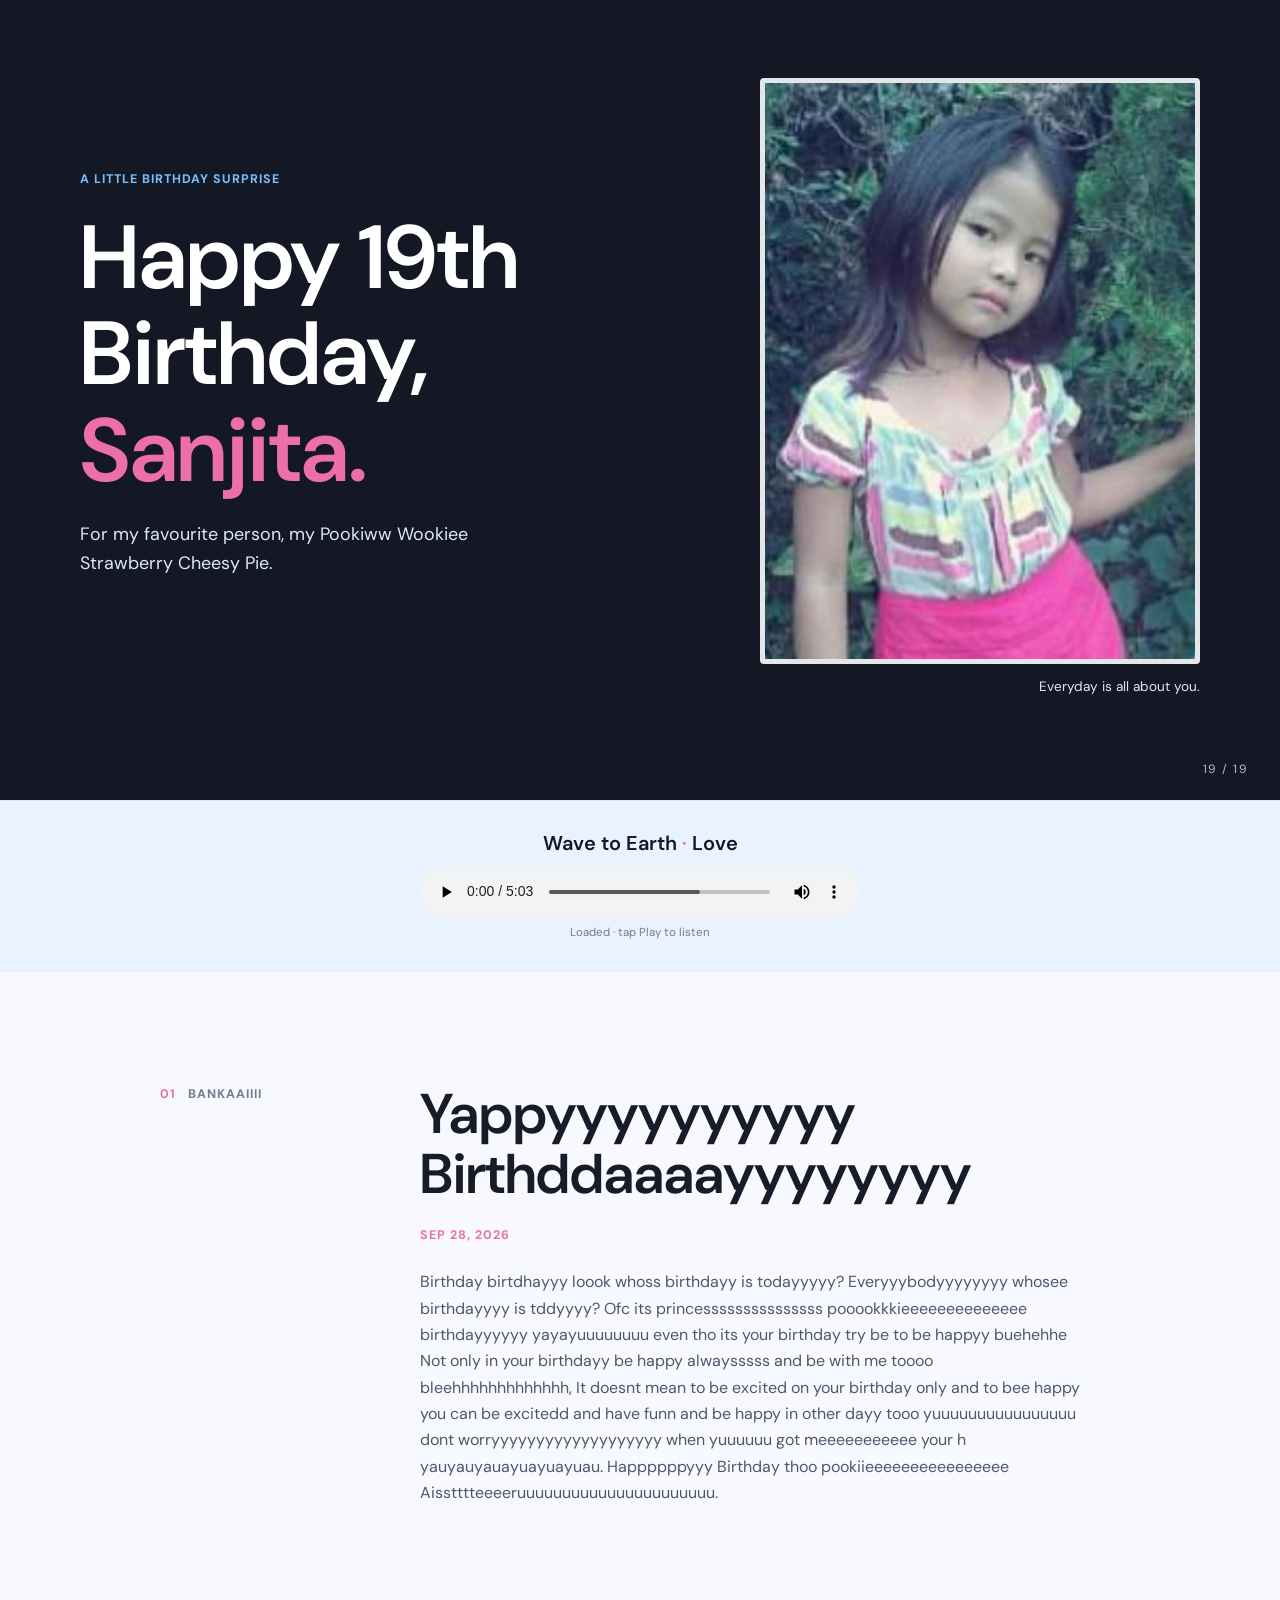
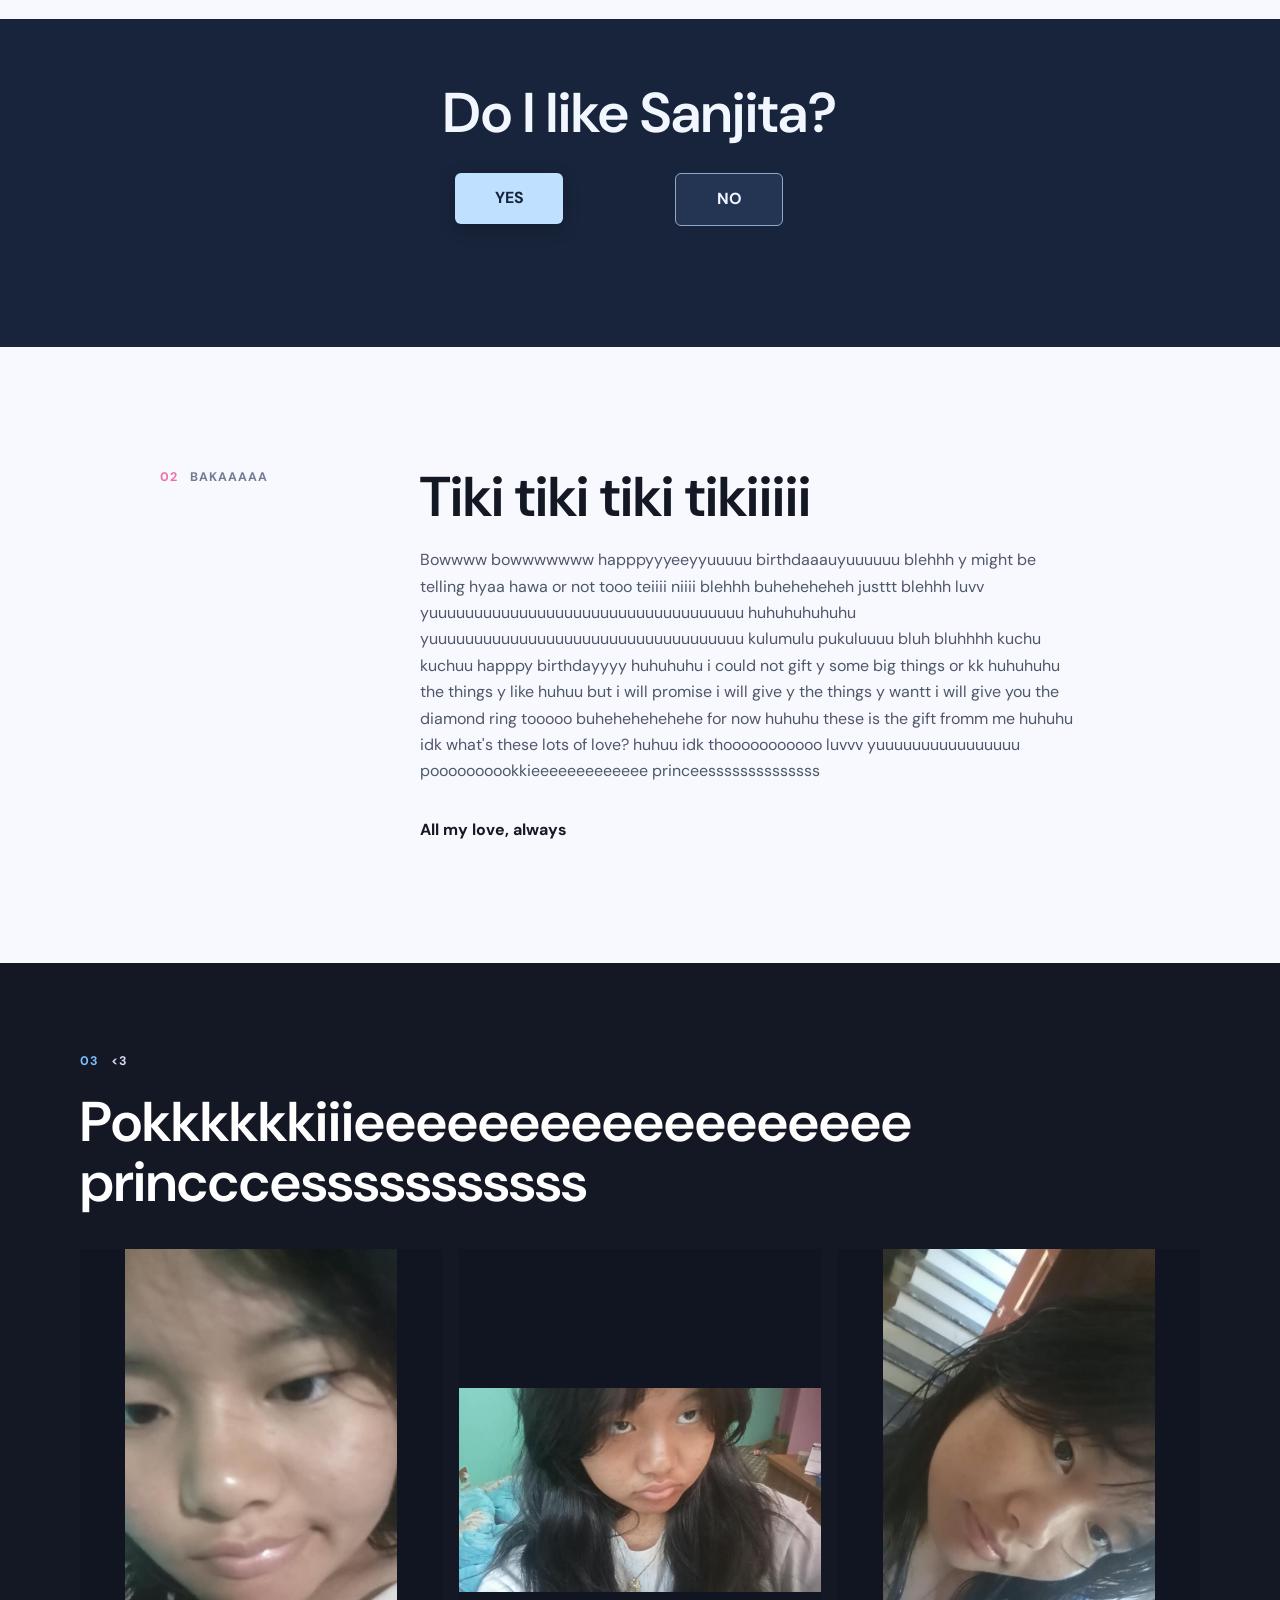
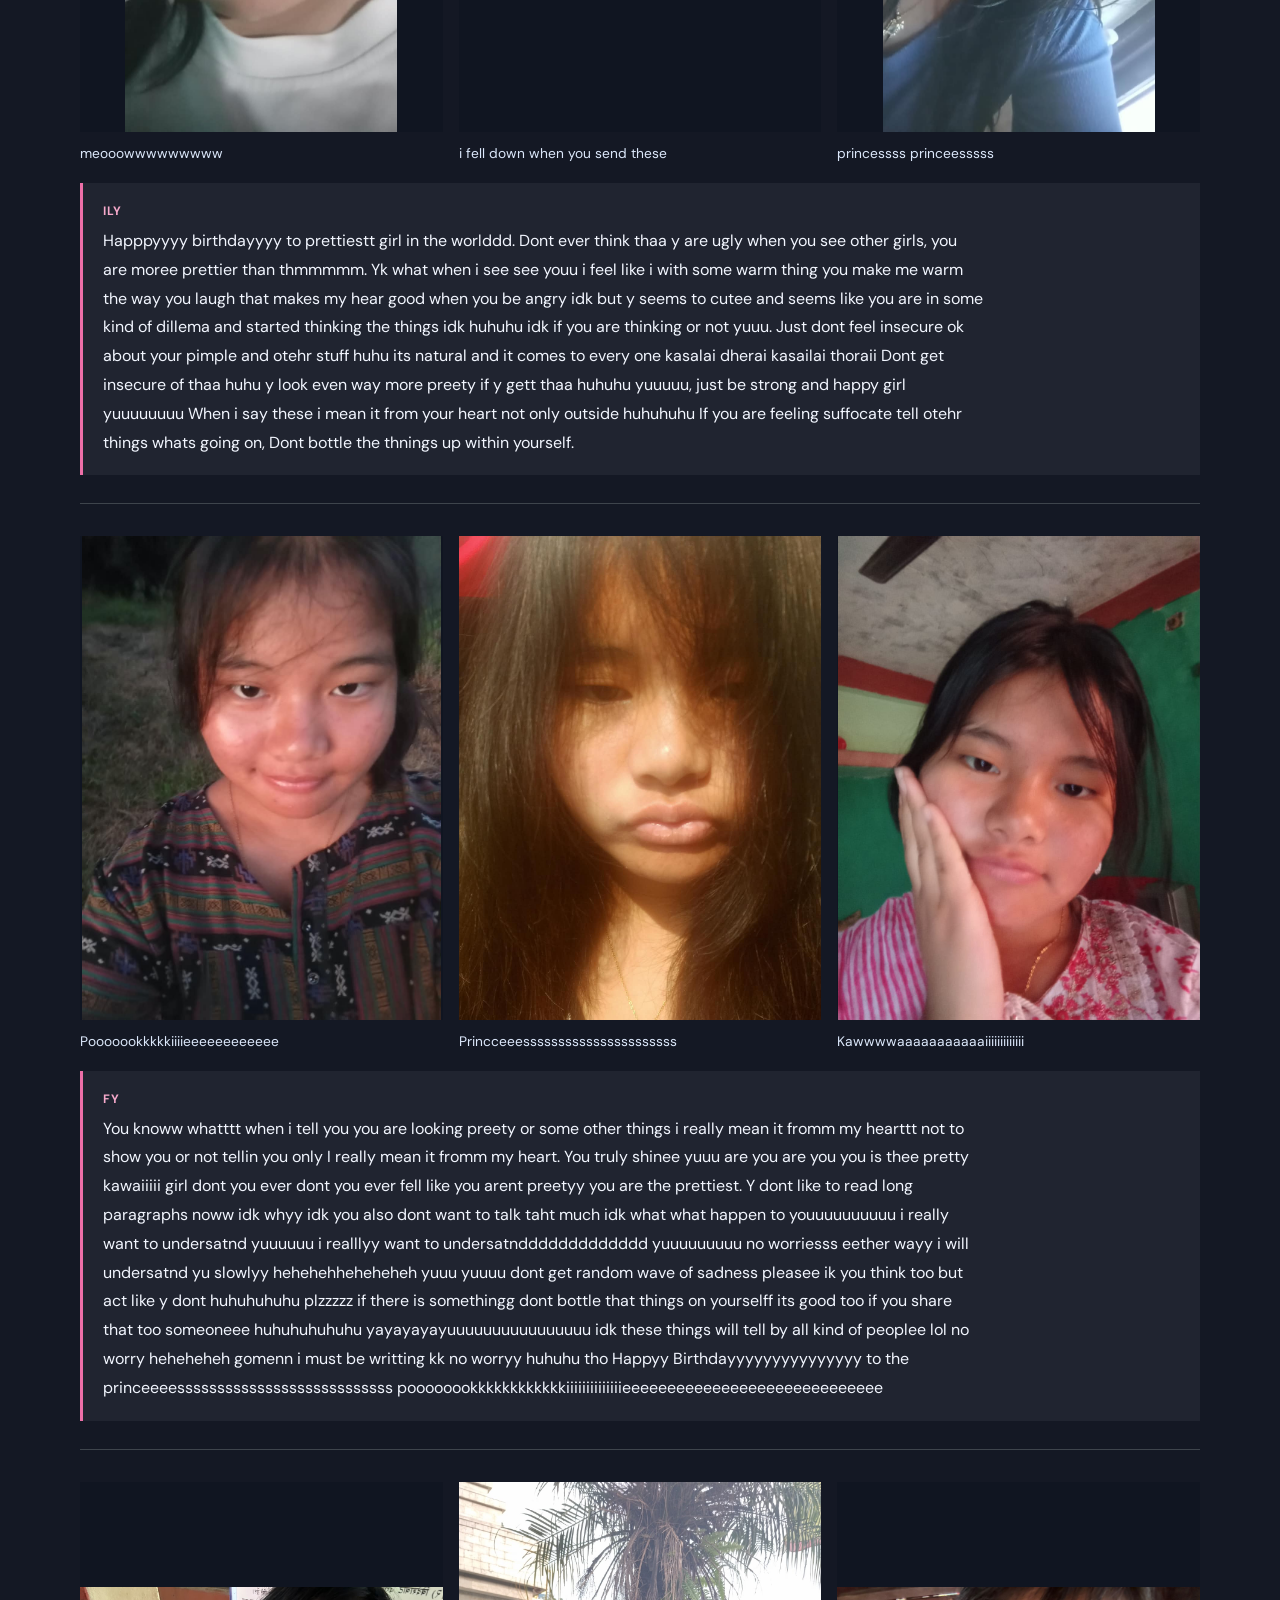
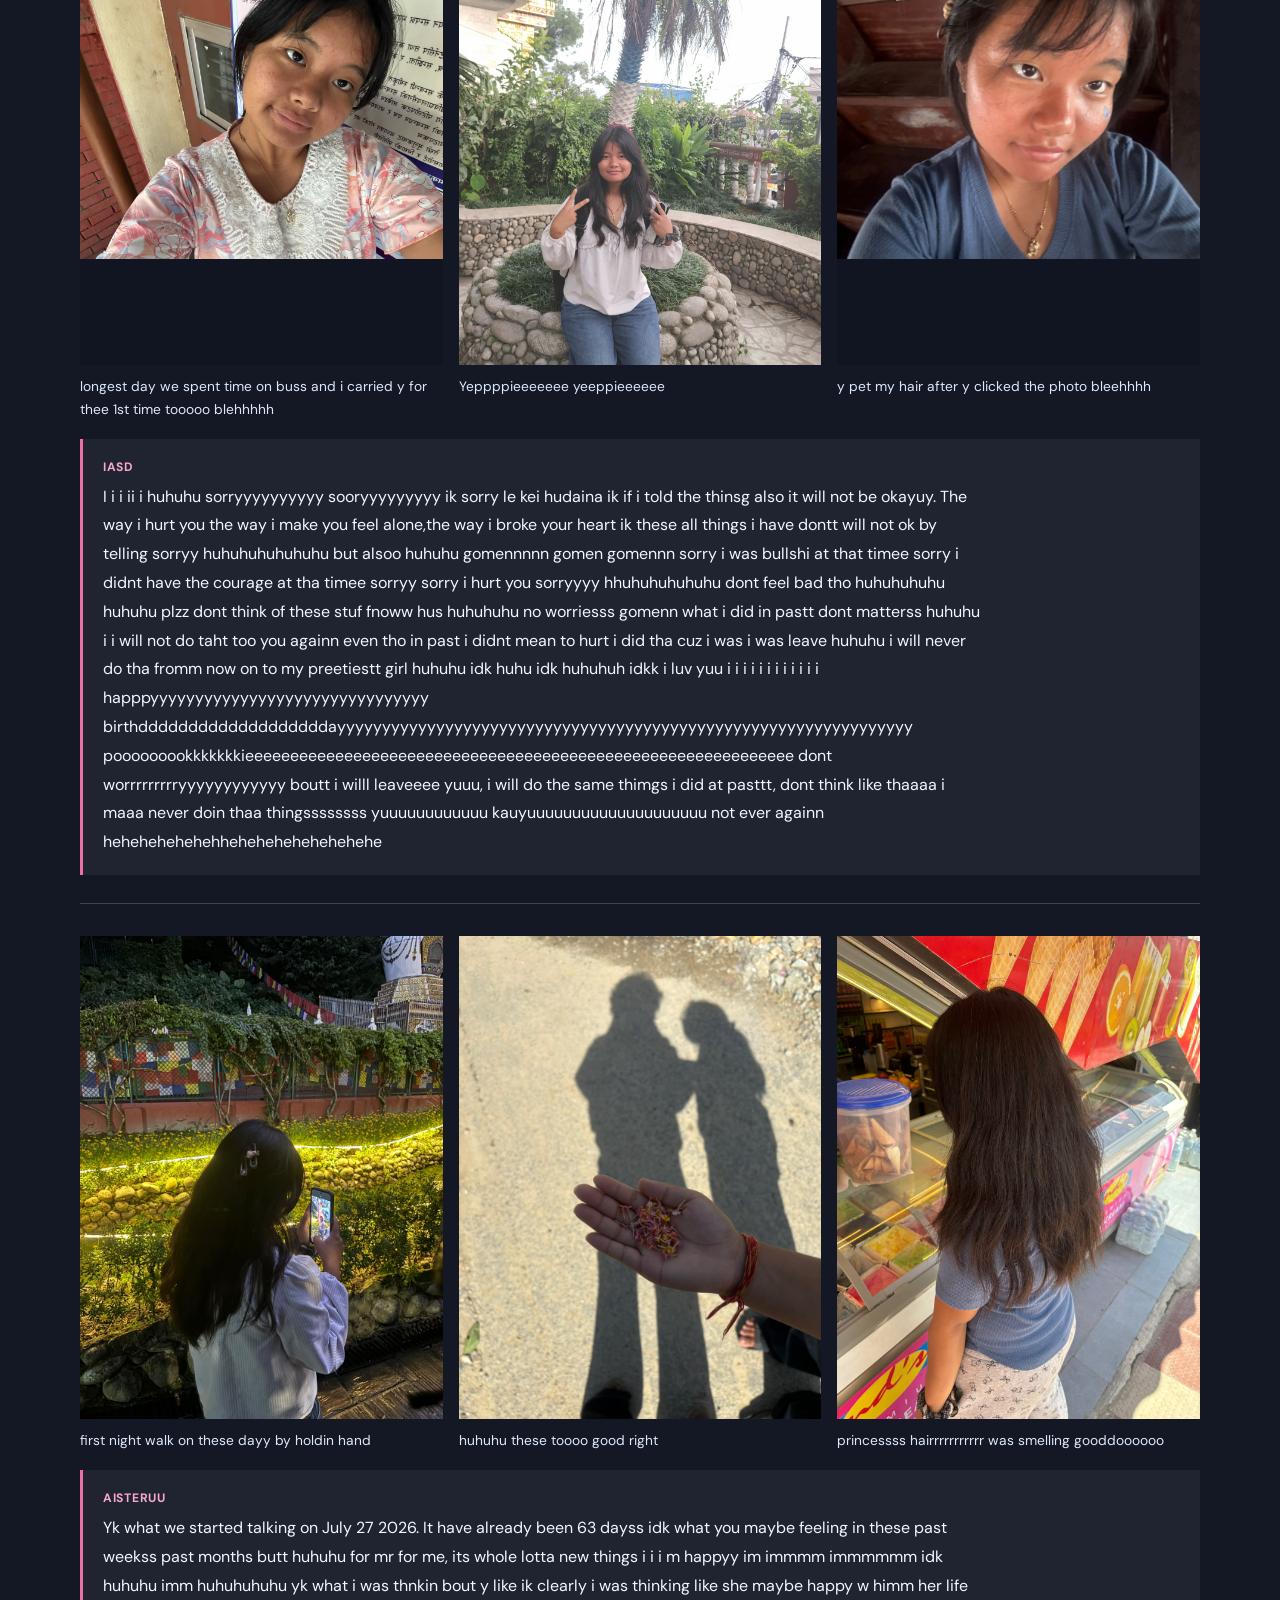
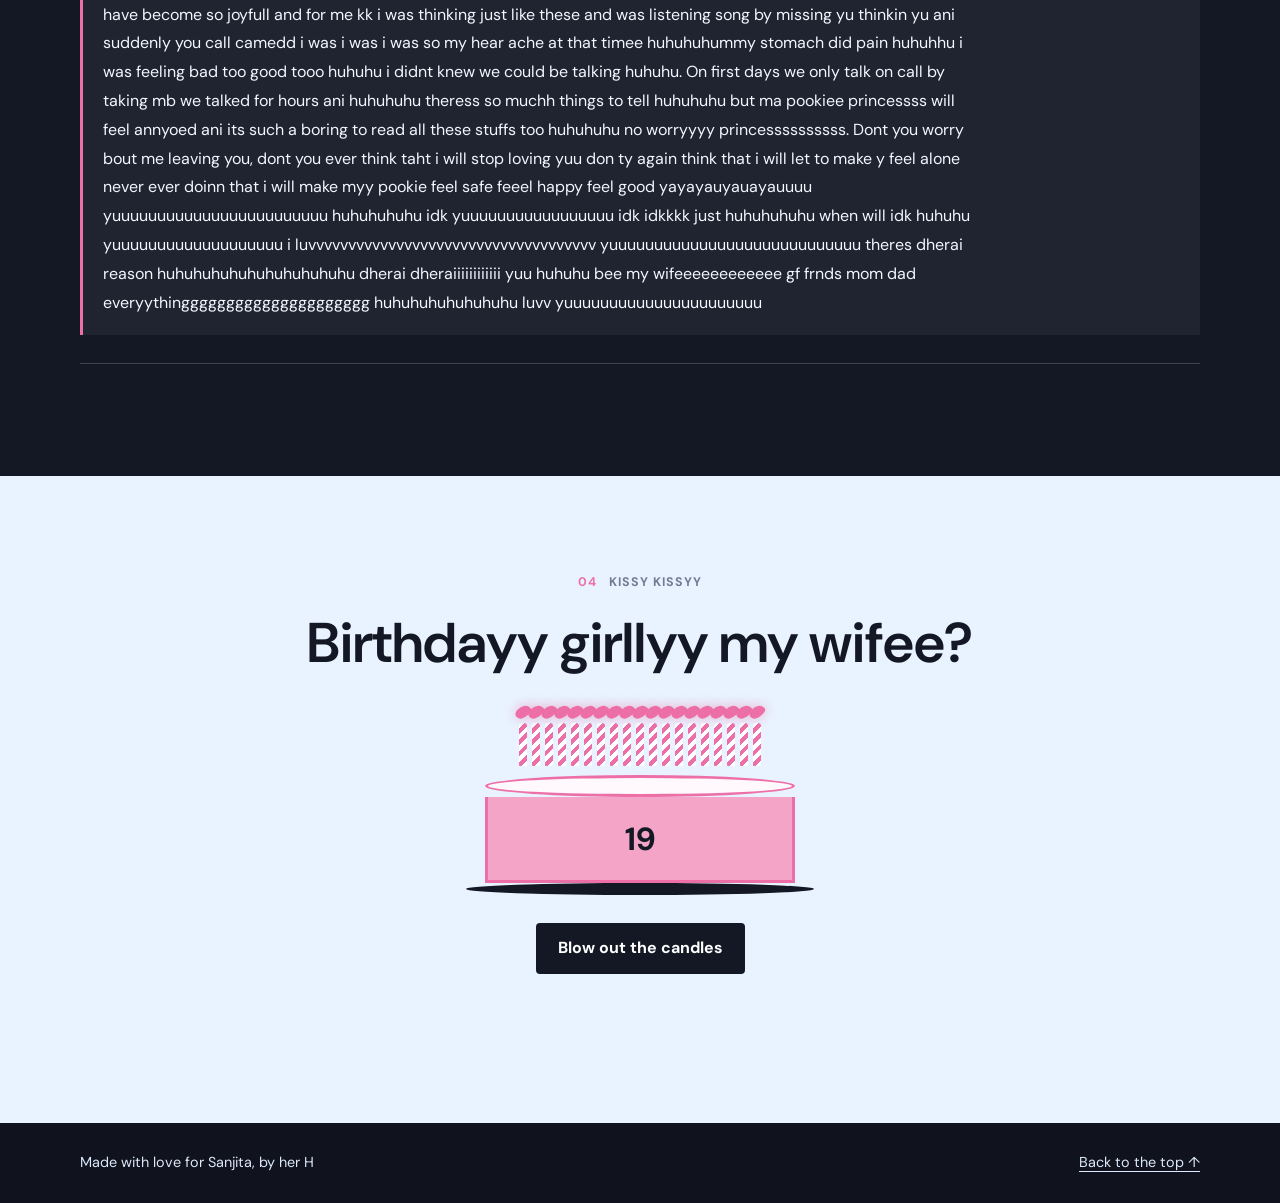
<file: index.html>
<!DOCTYPE html>
<html lang="en">

<head>
  <meta charset="UTF-8">
  <meta name="viewport" content="width=device-width, initial-scale=1">
  <meta name="theme-color" content="#183c35">
  <meta name="description" content="A birthday page made with love for Sanjita.">
  <title>Happy 19th Birthday, Sanjita!</title>
  <link rel="preconnect" href="https://fonts.googleapis.com">
  <link rel="preconnect" href="https://fonts.gstatic.com" crossorigin>
  <link href="https://fonts.googleapis.com/css2?family=DM+Sans:wght@400;500;600;700&display=swap" rel="stylesheet">
  <link rel="stylesheet" href="styles.css">
</head>

<body>
  <header class="hero" id="top">
    <div class="hero-inner">
      <div class="hero-copy">
        <p class="eyebrow">A little birthday surprise</p>
        <h1>Happy 19th<br>Birthday, <span>Sanjita.</span></h1>
        <p class="hero-message">For my favourite person, my Pookiww Wookiee Strawberry Cheesy Pie.</p>
        
      </div>
      <figure class="hero-portrait">
        <img src="cc.jpeg" alt="Sanjita on her birthday" fetchpriority="high">
        <figcaption>Everyday is all about you.</figcaption>
      </figure>
    </div>
    <span class="hero-index" aria-hidden="true">19 / 19</span>
  </header>

  <section class="song-section" aria-labelledby="song-title">
    <div class="song-inner">
      <p class="song-kicker"></p>
      <h2 id="song-title">Wave to Earth <span>·</span> Love</h2>
      <audio id="birthdaySong" controls loop autoplay preload="auto" aria-label="Play Wave to Earth Love on repeat">
        <source src="Wave%20to%20earth-Love.%20%5BxmGN40A6Xls%5D.mp3" type="audio/mpeg">
      </audio>
      <p class="music-status" id="musicStatus" aria-live="polite">luv yaaaa</p>
    </div>
  </section>

  <main>
    <section class="love-note section-shell" aria-labelledby="story-title">
      <div class="section-label"><span>01</span><span>Bankaaiiii</span></div>
      <div class="note-copy">
        <h2 id="story-title">Yappyyyyyyyyyy Birthddaaaayyyyyyyy</h2>
        <p class="date">Sep 28, 2026</p>
        <p>Birthday birtdhayyy loook whoss birthdayy is todayyyyy? Everyyybodyyyyyyyy whosee birthdayyyy is tddyyyy? Ofc
          its princesssssssssssssss pooookkkieeeeeeeeeeeeee birthdayyyyyy yayayuuuuuuuu even tho its your birthday try be to be happyy buehehhe
          Not only in your birthdayy be happy alwaysssss and be with me toooo bleehhhhhhhhhhhhh, It doesnt mean to be excited on your birthday only and to bee happy
          you can be excitedd and have funn and be happy in other dayy tooo yuuuuuuuuuuuuuuuu dont worryyyyyyyyyyyyyyyyyyy when yuuuuuu got meeeeeeeeeee your h yauyauyauayuayuayuau. Happppppyyy Birthday thoo pookiieeeeeeeeeeeeeeee
          Aisstttteeeeruuuuuuuuuuuuuuuuuuuuuu.
        </p>
      </div>
    </section>

    <section class="celebration" aria-labelledby="celebration-title">
      <div class="celebration-inner">
        <div>
          <h2 id="celebration-title">Do I like Sanjita?</h2>
        </div>
        <div class="celebration-action">
          <div class="celebration-choices">
            <button class="button button-light" id="loveBtn" type="button">YES</button>
            <button class="button button-outline" id="noBtn" type="button" aria-label="NO, try to catch me">NO</button>
          </div>
          <p class="answer" id="loveAnswer" aria-live="polite"></p>
        </div>
      </div>
    </section>

    <section class="letter section-shell" aria-labelledby="letter-title">
      <div class="section-label"><span>02</span><span>Bakaaaaa</span></div>
      <div class="letter-copy">
        <h2 id="letter-title">Tiki tiki tiki tikiiiii</h2>
        <p>Bowwww bowwwwwww happpyyyeeyyuuuuu birthdaaauyuuuuuu blehhh y might be telling hyaa hawa or not tooo teiiii niiii blehhh buheheheheh justtt blehhh
          luvv yuuuuuuuuuuuuuuuuuuuuuuuuuuuuuuuuuuu huhuhuhuhuhu yuuuuuuuuuuuuuuuuuuuuuuuuuuuuuuuuuuu kulumulu pukuluuuu bluh bluhhhh kuchu kuchuu
          happpy birthdayyyy huhuhuhu i could not gift y some big things or kk huhuhuhu the things y like huhuu but i will promise i will give y the things y wantt 
          i will give you the diamond ring tooooo buhehehehehehe for now huhuhu these is the gift fromm me huhuhu idk what's these lots of love? huhuu idk thooooooooooo luvvv yuuuuuuuuuuuuuuuu 
          poooooooookkieeeeeeeeeeeee princeessssssssssssss
        </p>
        <p class="signoff">All my love, always <span aria-hidden="true"></span></p>
      </div>
    </section>

    <section class="memories" id="memories" aria-labelledby="memories-title">
      <div class="memories-heading">
        <div class="section-label"><span>03</span><span><3</span></div>
        <h2 id="memories-title">Pokkkkkkiiieeeeeeeeeeeeeeeeee princccesssssssssss</h2>
      </div>
      <div class="memory-rows">
        <div class="memory-row">
          <div class="memory-row-photos">
            <figure class="memory-photo"><img src="aa.jpeg" alt="A favorite close-up photo" loading="lazy">
              <figcaption>meooowwwwwwwww</figcaption>
            </figure>
            <figure class="memory-photo"><img src="xx.jpeg" alt="A favorite portrait" loading="lazy">
              <figcaption>i fell down when you send these</figcaption>
            </figure>
            <figure class="memory-photo"><img src="aaaaa.jpeg" alt="A day out together" loading="lazy">
              <figcaption>princessss princeesssss</figcaption>
            </figure>
          </div>
          <div class="memory-row-note"><span>ILY</span>
            <p>Happpyyyy birthdayyyy to prettiestt girl in the worlddd. Dont ever think thaa y are ugly when you see other girls, you are moree prettier 
              than thmmmmm. Yk what when i see see youu i feel like i with some warm thing you make me warm the way you laugh that makes my hear good when you be angry
              idk but y seems to cutee and seems like you are in some kind of dillema and started thinking the things idk huhuhu idk if you are thinking or not yuuu.
              Just dont feel insecure ok about your pimple and otehr stuff huhu its natural and it comes to every one kasalai dherai kasailai thoraii
              Dont get insecure of thaa huhu y look even way more preety if y gett thaa huhuhu yuuuuu, just be strong and happy girl yuuuuuuuu
              When i say these i mean it from your heart not only outside huhuhuhu If you are feeling suffocate tell otehr things whats going on, Dont
              bottle the thnings up within yourself.
            </p>
          </div>
        </div>
        <div class="memory-row">
          <div class="memory-row-photos">
            <figure class="memory-photo"><img src="12.jpeg" alt="A favorite portrait in a patterned shirt"
                loading="lazy">
              <figcaption>Pooooookkkkkiiiieeeeeeeeeeee</figcaption>
            </figure>
            <figure class="memory-photo"><img src="f.jpeg" alt="A close-up birthday memory" loading="lazy">
              <figcaption>Princceeessssssssssssssssssssss</figcaption>
            </figure>
            <figure class="memory-photo"><img src="ws.jpeg" alt="A favorite photo in a blue jacket" loading="lazy">
              <figcaption>Kawwwwaaaaaaaaaaaiiiiiiiiiiiii</figcaption>
            </figure>
          </div>
          <div class="memory-row-note"><span>FY</span>
            <p>You knoww whatttt when i tell you you are looking preety or some other things i really mean it fromm my hearttt not to show you or not tellin you only
              I really mean it fromm my heart. You truly shinee yuuu are you are you you is thee pretty kawaiiiii girl dont you ever dont you ever fell like you
              arent preetyy you are the prettiest. Y dont like to read long paragraphs noww idk whyy idk you also dont want to talk taht much idk what what happen to youuuuuuuuuu
              i really want to undersatnd yuuuuuu i realllyy want to undersatnddddddddddddd yuuuuuuuuu no worriesss eether wayy i will undersatnd yu slowlyy hehehehheheheheh yuuu
              yuuuu dont get random wave of sadness pleasee ik you think too but act like y dont huhuhuhuhu plzzzzz if there is somethingg dont bottle that things on yourselff its good too 
              if you share that too someoneee huhuhuhuhuhu yayayayayuuuuuuuuuuuuuuuu idk these things will tell by all kind of peoplee lol no worry heheheheh gomenn i must be writting kk no worryy huhuhu tho
              Happyy Birthdayyyyyyyyyyyyyyy to the princeeeesssssssssssssssssssssssssss poooooookkkkkkkkkkkkiiiiiiiiiiiiiieeeeeeeeeeeeeeeeeeeeeeeeeeeee
            </p>
          </div>
        </div>
        <div class="memory-row">
          <div class="memory-row-photos">
            <figure class="memory-photo"><img src="55.jpeg" alt="A favorite landscape photo" loading="lazy">
              <figcaption>longest day we spent time on buss and i carried y for thee 1st time tooooo blehhhhh </figcaption>
            </figure>
            <figure class="memory-photo"><img src="qa.jpeg" alt="A favorite photo from a day together"
                loading="lazy">
              <figcaption>Yeppppieeeeeee yeeppieeeeee</figcaption>
            </figure>
            <figure class="memory-photo"><img src="w.jpeg" alt="A favorite portrait" loading="lazy">
              <figcaption>y pet my hair after y clicked the photo bleehhhh</figcaption>
            </figure>
          </div>
          <div class="memory-row-note"><span>IASD</span>
            <p>I i i ii i huhuhu sorryyyyyyyyyy sooryyyyyyyyy ik sorry le kei hudaina ik if i told the thinsg also it will not be okayuy. The way i hurt you the way i make you feel alone,the way 
              i broke your heart ik these all things i have dontt will not ok by telling sorryy huhuhuhuhuhuhu but alsoo huhuhu gomennnnn gomen gomennn sorry i was bullshi at that timee sorry i didnt have 
            the courage at tha timee sorryy sorry i hurt you sorryyyy hhuhuhuhuhuhu dont feel bad tho huhuhuhuhu huhuhu plzz dont think of these stuf fnoww hus huhuhuhu no worriesss gomenn what i did in pastt dont matterss huhuhu
          i i will not do taht too you againn even tho in past i didnt mean to hurt i did tha cuz i was i was leave huhuhu i will never do tha fromm now on to my preetiestt girl huhuhu idk huhu idk huhuhuh idkk i luv yuu i i i i i i i i i i i i 
        happpyyyyyyyyyyyyyyyyyyyyyyyyyyyyyyy birthdddddddddddddddddddayyyyyyyyyyyyyyyyyyyyyyyyyyyyyyyyyyyyyyyyyyyyyyyyyyyyyyyyyyyyyyyy pooooooookkkkkkkieeeeeeeeeeeeeeeeeeeeeeeeeeeeeeeeeeeeeeeeeeeeeeeeeeeeeeeeeeeee
      dont worrrrrrrrryyyyyyyyyyyy boutt i willl leaveeee yuuu, i will do the same thimgs i did at pasttt, dont think like thaaaa i maaa never doin thaa thingssssssss yuuuuuuuuuuuu kauyuuuuuuuuuuuuuuuuuuuu not ever againn hehehehehehehhehehehehehehehehe
     </p>
          </div>
        </div>
        <div class="memory-row">
          <div class="memory-row-photos">
            <figure class="memory-photo"><img src="qqq.jpeg" alt="A favorite portrait" loading="lazy">
              <figcaption>first night walk on these dayy by holdin hand</figcaption>
            </figure>
            <figure class="memory-photo"><img src="tty.jpeg" alt="A favorite portrait" loading="lazy">
              <figcaption>huhuhu these toooo good right</figcaption>
            </figure>
            <figure class="memory-photo"><img src="5.jpeg" alt="A favorite portrait" loading="lazy">
              <figcaption>princessss hairrrrrrrrrrr was smelling gooddoooooo </figcaption>
            </figure>
          </div>
          <div class="memory-row-note"><span>Aisteruu</span>
            <p>Yk what  we started talking on July 27 2026. It have already been 63 dayss idk what you maybe feeling in these past weekss past months butt huhuhu for mr for me, its whole lotta new things
              i i i m happyy im immmm immmmmm idk huhuhu imm huhuhuhuhu yk what i was thnkin bout y like ik clearly i was thinking like she maybe happy w himm her life have become so joyfull and for me kk i was thinking just like these and was listening song by missing yu
              thinkin yu ani suddenly you call camedd i was i was i was so my hear ache at that timee huhuhuhummy stomach did pain huhuhhu i was feeling bad too good tooo huhuhu i didnt knew we could be talking huhuhu. On first days we only talk on call by taking mb we talked for hours
              ani huhuhuhu theress so muchh things to tell huhuhuhu but ma pookiee princessss will feel annyoed ani its such a boring to read all these stuffs too huhuhuhu no worryyyy princessssssssss. Dont you worry bout me leaving you, dont you ever think taht i will stop loving yuu
              don ty again think that i will let to make y feel alone never ever doinn that i will make myy pookie feel safe feeel happy feel good yayayauyauayauuuu yuuuuuuuuuuuuuuuuuuuuuuuu huhuhuhuhu idk yuuuuuuuuuuuuuuuuu idk idkkkk just huhuhuhuhu when will idk huhuhu yuuuuuuuuuuuuuuuuuuu
              i luvvvvvvvvvvvvvvvvvvvvvvvvvvvvvvvvvvvv yuuuuuuuuuuuuuuuuuuuuuuuuuuuu theres dherai reason huhuhuhuhuhuhuhuhuhuhu dherai dheraiiiiiiiiiiii yuu huhuhu bee my wifeeeeeeeeeeee gf frnds mom dad everyythinggggggggggggggggggggg huhuhuhuhuhuhuhu luvv yuuuuuuuuuuuuuuuuuuuuuu
            </p>
          </div>
        </div>
       
      </div>
    </section>

    <section class="wish" aria-labelledby="wish-title">
      <div class="wish-inner">
        <div class="section-label"><span>04</span><span>Kissy kissyy</span></div>
        <h2 id="wish-title">Birthdayy girllyy my wifee?</h2>
        <div class="cake" role="img" aria-label="A birthday cake with 19 candles">
          <div class="candles" id="candles" aria-hidden="true"></div>
          <div class="cake-top"></div>
          <div class="cake-body"><span>19</span></div>
          <div class="cake-plate"></div>
        </div>
        <button class="button button-dark" id="candleBtn" type="button">Blow out the candles</button>
        <p class="wish-message" id="wishMessage" aria-live="polite"></p>
      </div>
    </section>
  </main>

  <footer class="footer">
    <p>Made with love for Sanjita, by her H</p>
    <a href="#top">Back to the top ↑</a>
  </footer>

  <canvas class="confetti" id="confetti" aria-hidden="true"></canvas>
  <script src="script.js" defer></script>
</body>

</html>
</file>
<file: styles.css>
:root {
  color-scheme: light;
  --forest: #141824;
  --forest-light: #253552;
  --paper: #f7f9ff;
  --white: #ffffff;
  --ink: #191b29;
  --muted: #727b92;
  --coral: #ed6fa8;
  --yellow: #79bfff;
  --mint: #e9f3ff;
  font-family: 'DM Sans', sans-serif;
  color: var(--ink);
  background: var(--paper);
  font-synthesis: none;
  text-rendering: optimizeLegibility;
}

* { box-sizing: border-box; }

html {
  min-width: 320px;
  scroll-behavior: smooth;
  scroll-padding-top: 24px;
}

body {
  min-width: 320px;
  margin: 0;
  font-family: 'DM Sans', sans-serif;
  font-size: 16px;
  line-height: 1.65;
  background: var(--paper);
  overflow-wrap: anywhere;
}

button, a { font: inherit; }
a { color: inherit; }
img { display: block; max-width: 100%; }
h1, h2, p, figure { margin-top: 0; }
h1, h2 { line-height: 1.08; letter-spacing: 0; }

.hero {
  position: relative;
  overflow: hidden;
  padding: 48px 32px 72px;
  color: var(--white);
  background: var(--forest);
}

.hero-inner {
  display: grid;
  grid-template-columns: minmax(0, 1fr) minmax(280px, 440px);
  align-items: center;
  gap: clamp(40px, 8vw, 120px);
  width: min(100%, 1120px);
  min-height: 680px;
  margin: 0 auto;
}

.hero-copy { padding: 40px 0; animation: softRise 700ms ease-out both; }
.eyebrow, .section-label, .date {
  font-size: 0.78rem;
  font-weight: 700;
  letter-spacing: 0.08em;
  text-transform: uppercase;
}

.hero .eyebrow { color: var(--yellow); }
.hero h1 { margin: 20px 0; font-size: clamp(3.1rem, 7vw, 6.2rem); font-weight: 600; }
.hero h1 span { color: var(--coral); }
.hero-message { max-width: 390px; margin-bottom: 28px; color: #dce8fb; font-size: 1.12rem; }
.text-link { display: inline-flex; align-items: center; gap: 12px; color: var(--white); font-weight: 600; text-decoration-thickness: 1px; text-underline-offset: 5px; }
.text-link span { color: var(--yellow); font-size: 1.3rem; }

.hero-portrait { width: 100%; max-width: 440px; margin: 0; }
.hero-portrait img {
  width: auto;
  height: auto;
  max-width: 100%;
  max-height: min(76vh, 720px);
  margin: 0 auto;
  object-fit: contain;
  border: 5px solid rgba(255, 255, 255, 0.88);
  border-radius: 4px;
  background: var(--forest-light);
}
.hero-portrait { animation: softRise 850ms 120ms ease-out both; }
.hero-portrait figcaption { padding-top: 12px; color: #dce8fb; font-size: 0.85rem; text-align: right; }
.hero-index { position: absolute; right: 32px; bottom: 20px; color: #aebbd3; font-size: 0.75rem; letter-spacing: 0.12em; }

.section-shell { width: min(100% - 64px, 960px); margin: 0 auto; }
.love-note, .letter { display: grid; grid-template-columns: 220px minmax(0, 1fr); gap: 40px; padding-top: 112px; padding-bottom: 112px; }
.section-label { display: flex; align-items: baseline; gap: 12px; color: var(--muted); }
.section-label span:first-child { color: var(--coral); }
.note-copy { max-width: 660px; }
.note-copy h2, .letter-copy h2, .memories h2, .wish h2 { margin-bottom: 20px; font-size: clamp(2rem, 4.5vw, 3.5rem); font-weight: 600; }
.date { margin-bottom: 24px; color: var(--coral); }
.note-copy p:not(.date), .letter-copy > p:not(.signoff) { color: #50576a; }
.note-copy p:last-child, .letter-copy p:nth-last-child(2) { margin-bottom: 0; }

.celebration { overflow: hidden; padding: 64px 32px 44px; color: #f2f7ff; background: #18243b; }
.celebration-inner { display: flex; align-items: center; flex-direction: column; gap: 22px; width: min(100%, 760px); margin: 0 auto; text-align: center; }
.celebration h2 { margin: 0; color: #f2f7ff; font-size: clamp(2rem, 4.5vw, 3.5rem); font-weight: 600; }
.celebration-action { width: min(100%, 440px); min-width: 0; text-align: center; }
.celebration-choices { position: relative; width: 100%; min-height: 108px; }
.button { min-height: 48px; padding: 12px 22px; border: 0; border-radius: 4px; font-weight: 700; cursor: pointer; transition: transform 180ms ease, background-color 180ms ease, box-shadow 180ms ease; }
.button:hover { transform: translateY(-3px); box-shadow: 0 8px 22px rgba(65, 120, 198, 0.22); }
.button:active { transform: translateY(0) scale(0.97); }
.button:focus-visible, a:focus-visible { outline: 3px solid var(--coral); outline-offset: 4px; }
.celebration .button { min-width: 108px; border-radius: 6px; }
.button-light { color: #17243b; background: #bfe0ff; box-shadow: 0 5px 18px rgba(0, 0, 0, 0.2); }
.button-outline { color: #f0f5ff; border: 1px solid #91a9c9; background: #243554; }
#loveBtn, #noBtn { position: absolute; top: 8px; }
#loveBtn { left: 8%; }
#noBtn { left: 58%; touch-action: none; transition: left 300ms cubic-bezier(0.2, 0.8, 0.2, 1), top 300ms cubic-bezier(0.2, 0.8, 0.2, 1), background-color 180ms ease; }
.answer { min-height: 1.6em; margin: 4px 0 0; color: #c6e5ff; font-weight: 600; }

.letter { padding-top: 120px; padding-bottom: 120px; }
.letter-copy { max-width: 660px; }
.letter-copy h2 { color: var(--forest); }
.letter-copy > p:not(.signoff) { margin-bottom: 20px; }
.signoff { margin: 32px 0 0; color: var(--forest); font-weight: 700; }
.signoff span { padding-left: 4px; color: var(--coral); }

.memories { padding: 88px 32px 112px; color: var(--white); background: var(--forest); }
.memories-heading { width: min(100%, 1120px); margin: 0 auto 36px; }
.memories .section-label { margin-bottom: 20px; color: #d1ddf2; }
.memories .section-label span:first-child { color: var(--yellow); }
.memories h2 { margin: 0; }
.memory-rows { display: grid; gap: 32px; width: min(100%, 1120px); margin: 0 auto; }
.memory-row { display: grid; grid-template-columns: minmax(0, 1fr); gap: 18px; padding-bottom: 28px; border-bottom: 1px solid rgba(215, 226, 220, 0.22); }
.memory-row-photos { display: grid; grid-template-columns: repeat(3, minmax(0, 1fr)); align-items: start; gap: 16px; min-width: 0; }
.memory-photo { min-width: 0; margin: 0; }
.memory-photo img { width: 100%; aspect-ratio: 3 / 4; object-fit: contain; background: #101521; transition: transform 260ms ease, filter 260ms ease, box-shadow 260ms ease; }
.memory-photo img:hover { transform: translateY(-4px) scale(1.015); filter: brightness(1.06); box-shadow: 0 12px 26px rgba(0, 0, 0, 0.26); }
.memory-photo figcaption { padding-top: 10px; color: #dce8fb; font-size: 0.86rem; }
.memory-row-note { display: grid; gap: 6px; padding: 18px 20px; border-left: 3px solid var(--coral); color: #dce8fb; background: rgba(255, 255, 255, 0.055); }
.memory-row-note span { color: #f6a9cb; font-size: 0.76rem; font-weight: 700; letter-spacing: 0.06em; text-transform: uppercase; }
.memory-row-note p { max-width: 880px; margin: 0; color: #f2f6ff; font-size: 1rem; line-height: 1.8; }

.wish { padding: 96px 32px 112px; text-align: center; background: var(--mint); }
.wish-inner { width: min(100%, 720px); margin: 0 auto; }
.wish .section-label { justify-content: center; margin-bottom: 20px; }
.wish h2 { margin-bottom: 16px; color: var(--forest); }
.cake { width: min(100%, 310px); margin: 50px auto 28px; }
.candles { display: flex; justify-content: center; gap: 5px; height: 52px; }
.candle { position: relative; width: 8px; height: 43px; border-radius: 3px 3px 1px 1px; background: repeating-linear-gradient(135deg, #ffffff 0 4px, var(--coral) 4px 8px); }
.flame { position: absolute; top: -19px; left: 50%; width: 11px; height: 16px; border-radius: 70% 30% 60% 40%; background: var(--coral); box-shadow: 0 0 12px rgba(237, 111, 168, 0.5); transform: translateX(-50%) rotate(45deg); transition: opacity 180ms ease, transform 180ms ease; animation: flameDance 900ms ease-in-out infinite alternate; }
.candle:nth-child(even) .flame { animation-delay: -450ms; animation-duration: 720ms; }
.flame.out { opacity: 0; transform: translate(-50%, 8px) scale(0.2); }
.cake-top { height: 22px; border-radius: 50%; background: #fff8fc; border: 3px solid var(--coral); }
.cake-body { display: grid; place-items: center; height: 86px; border-right: 3px solid var(--coral); border-bottom: 3px solid var(--coral); border-left: 3px solid var(--coral); background: #f3a4c7; }
.cake-body span { color: var(--forest); font-size: 2rem; font-weight: 700; }
.cake-plate { width: 112%; height: 12px; margin-left: -6%; border-radius: 50%; background: var(--forest); }
.button-dark { color: var(--white); background: var(--forest); }
.wish-message { min-height: 1.6em; margin: 12px 0 0; color: var(--forest); font-weight: 600; }

.footer { display: flex; align-items: center; justify-content: space-between; gap: 20px; padding: 28px max(32px, calc((100% - 1120px) / 2)); color: #dce8fb; background: #10131d; font-size: 0.9rem; }
.footer p { margin: 0; }
.footer a { text-underline-offset: 4px; }
.confetti { position: fixed; inset: 0; z-index: 10; width: 100%; height: 100%; pointer-events: none; }
.song-section { padding: 28px 24px 30px; text-align: center; background: var(--mint); border-top: 1px solid #dce7f5; }
.song-inner { width: min(100%, 520px); margin: 0 auto; }
.song-kicker { margin-bottom: 4px; color: var(--coral); font-size: 0.68rem; font-weight: 700; letter-spacing: 0.08em; text-transform: uppercase; }
.song-inner h2 { margin: 0 0 10px; color: var(--forest); font-size: 1.25rem; font-weight: 600; }
.song-inner h2 span { color: var(--coral); }
.song-inner audio { display: block; width: 100%; max-width: 440px; min-height: 44px; margin: 0 auto; }
.music-status { margin: 4px 0 0; color: var(--muted); font-size: 0.72rem; }

@keyframes softRise {
  from { opacity: 0; transform: translateY(16px); }
  to { opacity: 1; transform: translateY(0); }
}

@keyframes flameDance {
  from { transform: translateX(-50%) rotate(42deg) scale(0.92); }
  to { transform: translateX(-50%) rotate(48deg) scale(1.08); }
}

.motion-ready .scroll-reveal { opacity: 1; transform: none; }
.motion-ready .scroll-reveal.is-visible { animation: softRise 700ms ease-out both; }
.motion-ready .memory-row:nth-child(2).is-visible { animation-delay: 70ms; }
.motion-ready .memory-row:nth-child(3).is-visible { animation-delay: 140ms; }
.motion-ready .memory-row:nth-child(4).is-visible { animation-delay: 210ms; }
.motion-ready .memory-row:nth-child(5).is-visible { animation-delay: 280ms; }

@media (max-width: 760px) {
  .hero { padding: 28px 24px 52px; }
  .hero-inner { grid-template-columns: minmax(0, 1fr) minmax(220px, 0.9fr); gap: 28px; min-height: 560px; }
  .hero h1 { font-size: clamp(2.7rem, 8vw, 4rem); }
  .hero-portrait img { max-height: 64vh; }
  .section-shell { width: min(100% - 48px, 680px); }
  .love-note, .letter { grid-template-columns: 1fr; gap: 24px; padding-top: 80px; padding-bottom: 80px; }
  .memory-row { gap: 16px; }
  .memory-row-photos { gap: 12px; }
}

@media (max-width: 520px) {
  .hero { padding: 34px 20px 56px; }
  .hero-inner { grid-template-columns: 1fr; gap: 12px; min-height: 0; }
  .hero-copy { padding: 10px 0 0; }
  .hero h1 { margin: 14px 0; font-size: clamp(2.9rem, 13vw, 4.3rem); }
  .hero-message { max-width: 330px; font-size: 1rem; }
  .hero-portrait { width: 100%; }
  .hero-portrait img { width: auto; max-width: 100%; max-height: 54svh; }
  .hero-portrait figcaption { text-align: left; }
  .hero-index { right: 20px; bottom: 16px; }
  .hero-message { max-width: none; }
  .section-shell { width: min(100% - 40px, 440px); }
  .celebration { padding: 48px 20px 32px; }
  .celebration-action { width: 100%; }
  .memories { padding: 72px 20px 80px; }
  .memories h2 { font-size: clamp(1.7rem, 8.2vw, 2.35rem); }
  .memory-row-photos { grid-template-columns: repeat(2, minmax(0, 1fr)); gap: 14px 10px; }
  .memory-photo img { aspect-ratio: 3 / 4; }
  .memory-photo figcaption { font-size: 0.78rem; }
  .memory-row-note { padding: 16px; }
  .button { min-height: 48px; }
  .wish { padding: 76px 20px 88px; }
  .footer { align-items: flex-start; flex-direction: column; padding: 24px 20px; }
}

@media (prefers-reduced-motion: reduce) {
  *, *::before, *::after { scroll-behavior: auto !important; animation-duration: 0.01ms !important; animation-delay: 0ms !important; transition-duration: 0.01ms !important; }
  .motion-ready .scroll-reveal.is-visible { animation: none; }
}
</file>
